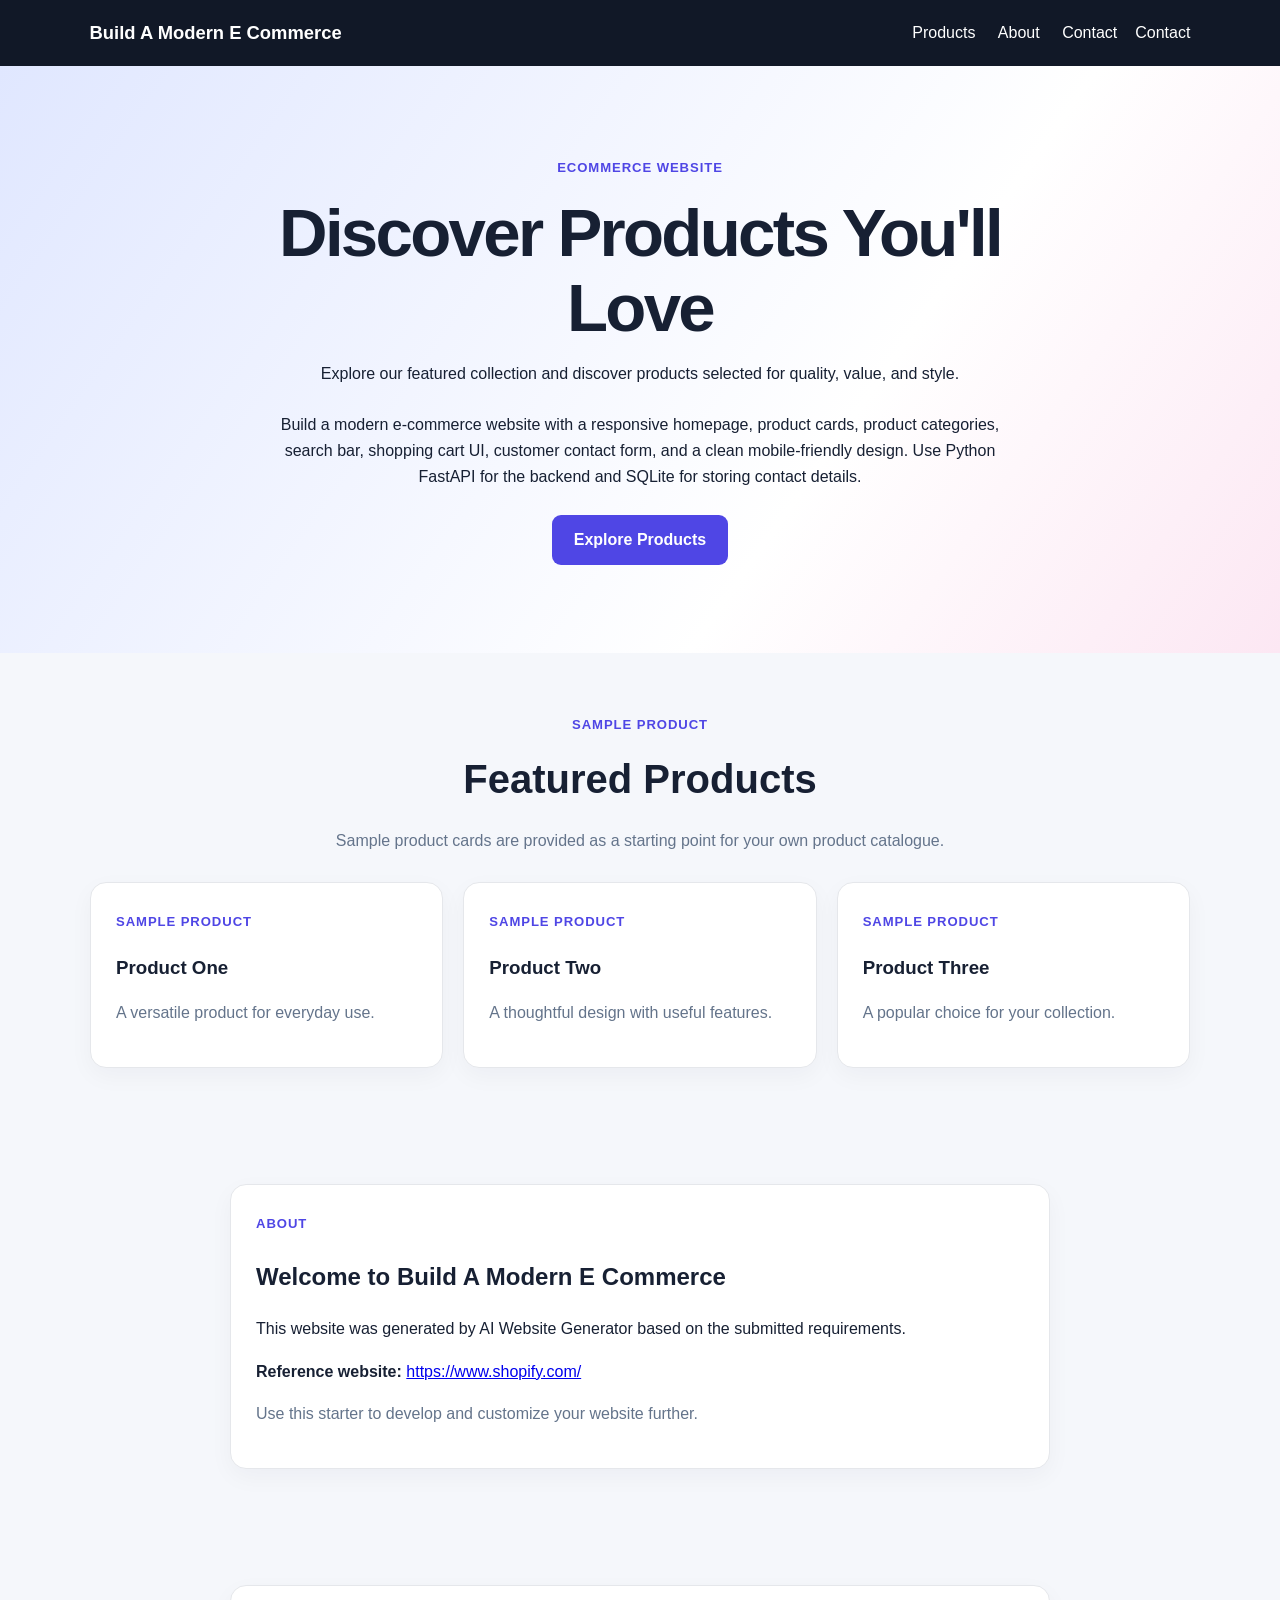
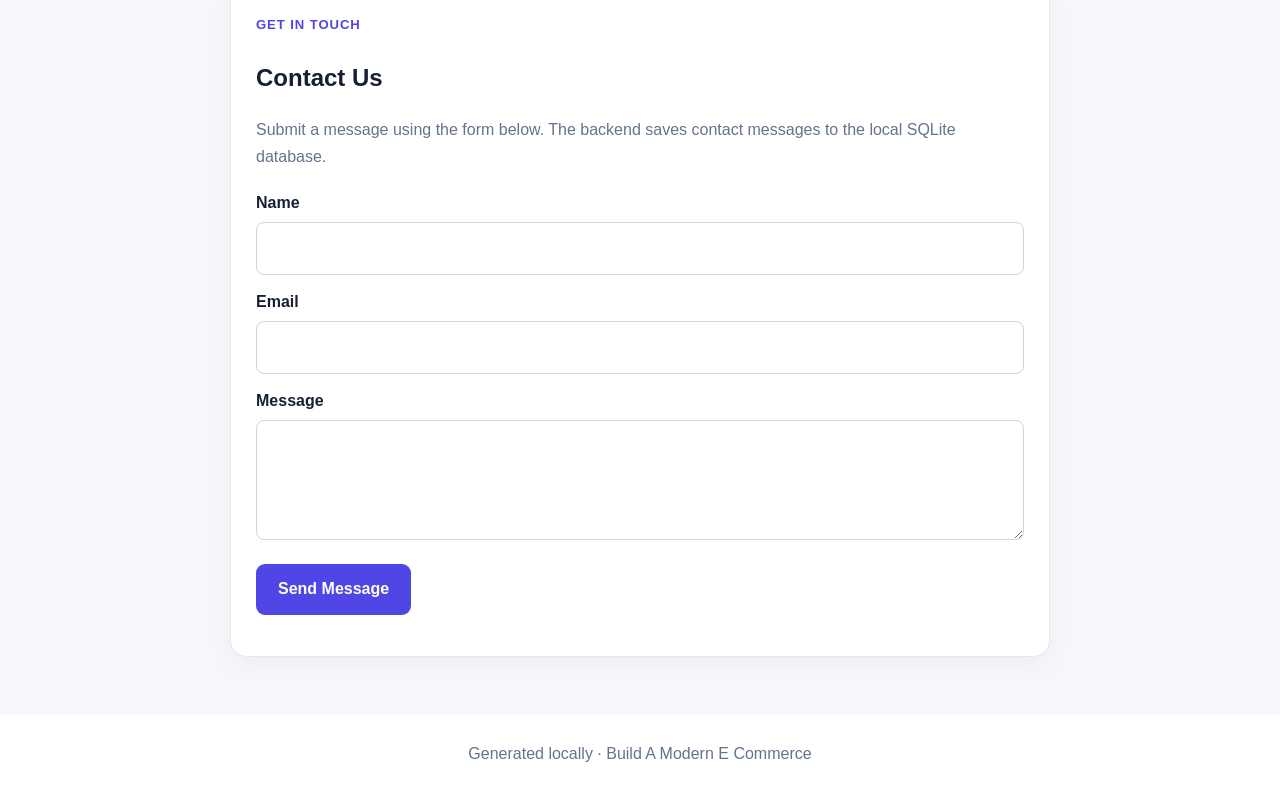
<file: AI-Website-Generator/generated_projects/build_a_modern_e_commerce/templates/index.html>
<!DOCTYPE html>
<html lang="en">
<head>
<meta charset="UTF-8">
<meta name="viewport" content="width=device-width, initial-scale=1">
<meta name="description" content="Build a modern e-commerce website with a responsive homepage, product cards, product categories, search bar, shopping cart UI, customer contact form, and a clean mobile-friendly design. Use Python FastAPI for the backend and SQLite for storing contac">
<title>Build A Modern E Commerce</title>
<style>
:root {
  color-scheme: light;
  --primary: #4f46e5;
  --dark: #111827;
  --text: #172033;
  --muted: #64748b;
  --surface: #ffffff;
  --border: #e5e7eb;
}
* { box-sizing: border-box; }
html { scroll-behavior: smooth; }
body {
  margin: 0;
  font-family: Inter, Arial, sans-serif;
  color: var(--text);
  background: #f5f7fb;
  line-height: 1.65;
}
header {
  background: var(--dark);
  color: white;
  padding: 18px 7%;
}
nav {
  display: flex;
  justify-content: space-between;
  align-items: center;
  gap: 18px;
  flex-wrap: wrap;
}
nav strong { font-size: 1.15rem; }
nav a {
  color: white;
  text-decoration: none;
  margin-left: 18px;
}
nav a:hover { text-decoration: underline; }
.hero {
  padding: 88px 7%;
  text-align: center;
  background: linear-gradient(125deg, #e0e7ff, #ffffff 65%, #fce7f3);
}
.hero-inner { max-width: 850px; margin: 0 auto; }
.eyebrow {
  display: inline-block;
  color: var(--primary);
  font-size: .82rem;
  font-weight: 700;
  letter-spacing: .07em;
  text-transform: uppercase;
}
.hero h1 {
  font-size: clamp(2.2rem, 6vw, 4.2rem);
  line-height: 1.12;
  letter-spacing: -.04em;
  margin: 14px 0;
}
.hero p { max-width: 720px; margin: 16px auto 24px; }
.button {
  display: inline-block;
  background: var(--primary);
  color: white;
  padding: 12px 22px;
  border: 0;
  border-radius: 9px;
  text-decoration: none;
  font: inherit;
  font-weight: 700;
  cursor: pointer;
}
.button:hover { filter: brightness(.92); }
section { padding: 58px 7%; scroll-margin-top: 20px; }
.section-heading {
  max-width: 760px;
  margin: 0 auto 28px;
  text-align: center;
}
.section-heading h2 { font-size: clamp(1.7rem, 4vw, 2.5rem); margin: 8px 0; }
.grid {
  display: grid;
  grid-template-columns: repeat(3, minmax(0, 1fr));
  gap: 20px;
  max-width: 1100px;
  margin: 0 auto;
}
.feature-card, .panel {
  background: var(--surface);
  border: 1px solid var(--border);
  border-radius: 16px;
  padding: 25px;
  box-shadow: 0 8px 25px rgba(15, 23, 42, .04);
}
.feature-card h3 { margin-bottom: 8px; }
.feature-card p, .muted { color: var(--muted); }
.panel { max-width: 820px; margin: 0 auto; }
.panel a { overflow-wrap: anywhere; }
form { margin-top: 20px; }
label { display: block; margin-top: 14px; font-weight: 700; }
input, textarea {
  width: 100%;
  padding: 12px;
  margin-top: 6px;
  border: 1px solid #cbd5e1;
  border-radius: 8px;
  font: inherit;
}
textarea { min-height: 120px; resize: vertical; }
#status { margin-top: 12px; }
footer {
  text-align: center;
  padding: 26px 7%;
  color: var(--muted);
  background: white;
}
@media (max-width: 760px) {
  .grid { grid-template-columns: 1fr; }
  .hero { padding-top: 62px; padding-bottom: 62px; }
  nav { align-items: flex-start; }
  nav div { display: flex; flex-wrap: wrap; gap: 12px; }
  nav a { margin-left: 0; }
}
</style>
</head>
<body>
<header>
  <nav aria-label="Main navigation">
    <strong>Build A Modern E Commerce</strong>
    <div><a href="#products">Products</a>
<a href="#about">About</a>
<a href="#contact">Contact</a><a href="#contact">Contact</a></div>
  </nav>
</header>

<main>
  <section class="hero">
    <div class="hero-inner">
      <span class="eyebrow">Ecommerce Website</span>
      <h1>Discover Products You&#x27;ll Love</h1>
      <p>Explore our featured collection and discover products selected for quality, value, and style.</p>
      <p>Build a modern e-commerce website with a responsive homepage, product cards, product categories, search bar, shopping cart UI, customer contact form, and a clean mobile-friendly design. Use Python FastAPI for the backend and SQLite for storing contact details.</p>
      <a class="button" href="#products">
        Explore Products
      </a>
    </div>
  </section>

  <section id="products">
    <div class="section-heading">
      <span class="eyebrow">Sample product</span>
      <h2>Featured Products</h2>
      <p class="muted">Sample product cards are provided as a starting point for your own product catalogue.</p>
    </div>
    <div class="grid">
      
        <article class="feature-card">
          <span class="eyebrow">Sample product</span>
          <h3>Product One</h3>
          <p>A versatile product for everyday use.</p>
        </article>
        

        <article class="feature-card">
          <span class="eyebrow">Sample product</span>
          <h3>Product Two</h3>
          <p>A thoughtful design with useful features.</p>
        </article>
        

        <article class="feature-card">
          <span class="eyebrow">Sample product</span>
          <h3>Product Three</h3>
          <p>A popular choice for your collection.</p>
        </article>
        
    </div>
  </section>

  <section id="about">
    <div class="panel">
      <span class="eyebrow">About</span>
      <h2>Welcome to Build A Modern E Commerce</h2>
      <p>This website was generated by AI Website Generator based on
      the submitted requirements.</p>
      <p><strong>Reference website:</strong>
      <a href="https://www.shopify.com/" target="_blank"
         rel="noopener noreferrer">https://www.shopify.com/</a></p>
      <p class="muted">Use this starter to develop and customize your
      website further.</p>
    </div>
  </section>

  <section id="contact">
    <div class="panel">
      <span class="eyebrow">Get in touch</span>
      <h2>Contact Us</h2>
      <p class="muted">Submit a message using the form below. The
      backend saves contact messages to the local SQLite database.</p>
      <form id="contact-form">
        <label for="name">Name</label>
        <input id="name" name="name" maxlength="100" required>

        <label for="email">Email</label>
        <input id="email" name="email" type="email"
               maxlength="254" required>

        <label for="message">Message</label>
        <textarea id="message" name="message"
                  maxlength="5000" required></textarea>

        <p><button class="button" type="submit">Send Message</button></p>
        <p id="status" role="status" aria-live="polite"></p>
      </form>
    </div>
  </section>
</main>

<footer>Generated locally · Build A Modern E Commerce</footer>

<script>
document.getElementById("contact-form").addEventListener(
  "submit",
  async function(event) {
    event.preventDefault();

    const form = event.currentTarget;
    const status = document.getElementById("status");
    const button = form.querySelector('button[type="submit"]');

    status.textContent = "Sending...";
    button.disabled = true;

    try {
      const response = await fetch("/api/contact", {
        method: "POST",
        body: new FormData(form)
      });

      const data = await response.json();

      if (!response.ok) {
        const detail = Array.isArray(data.detail)
          ? data.detail.map(item => item.msg).join(", ")
          : data.detail;
        throw new Error(detail || "Request failed");
      }

      status.textContent = "Message saved successfully.";
      form.reset();
    } catch (error) {
      status.textContent = "Could not send message: " + error.message;
    } finally {
      button.disabled = false;
    }
  }
);
</script>
</body>
</html>
</file>
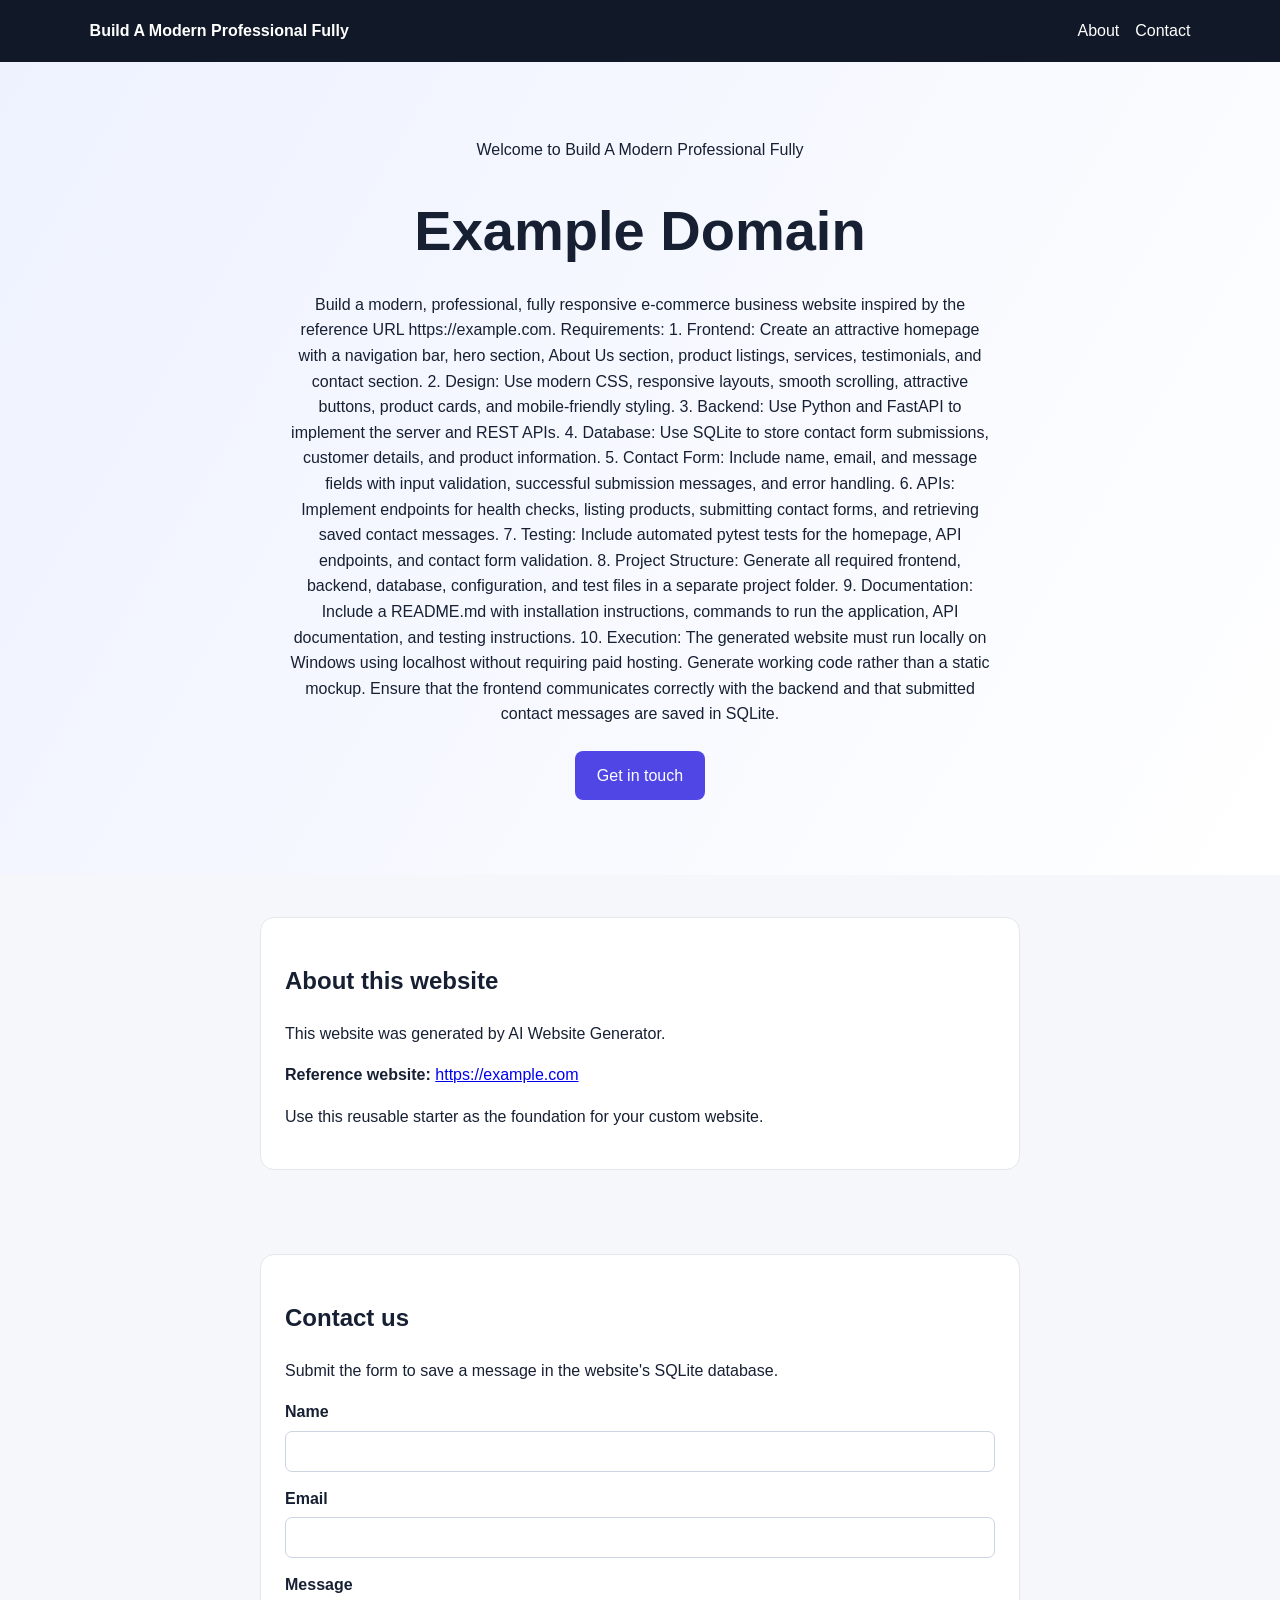
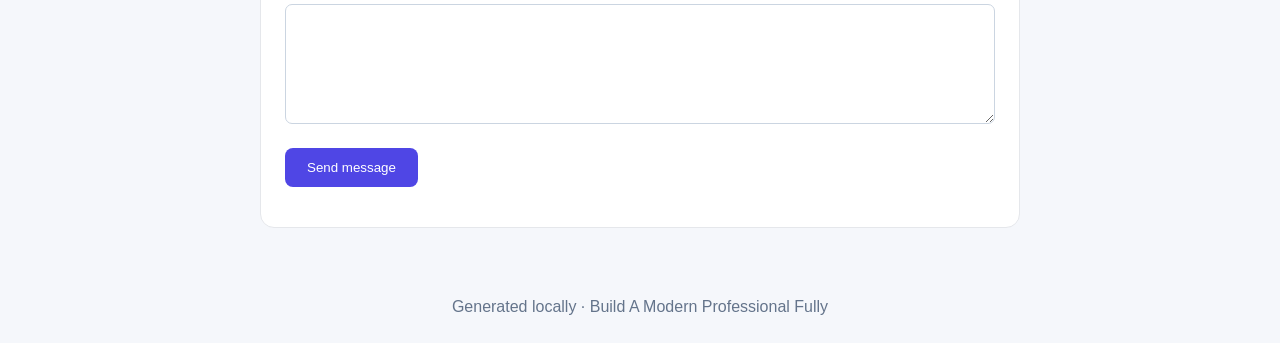
<file: AI-Website-Generator/generated_projects/build_a_modern_professional_fully/templates/index.html>
<!DOCTYPE html>
<html lang="en">
<head>
<meta charset="UTF-8">
<meta name="viewport" content="width=device-width, initial-scale=1">
<title>Build A Modern Professional Fully</title>
<style>
:root { color-scheme: light; --primary: #4f46e5; }
* { box-sizing: border-box; }
body { margin: 0; font-family: Arial, sans-serif; color: #172033;
       background: #f5f7fb; line-height: 1.6; }
header { background: #111827; color: white; padding: 18px 7%; }
nav { display: flex; justify-content: space-between; align-items: center;
       gap: 20px; flex-wrap: wrap; }
nav a { color: white; text-decoration: none; margin-left: 16px; }
.hero { padding: 75px 7%; background: linear-gradient(120deg,#eef2ff,#fff);
         text-align: center; }
.hero h1 { font-size: clamp(2rem,5vw,3.5rem); margin: 0 0 16px; }
.hero p { max-width: 700px; margin: 0 auto 24px; }
.button { display: inline-block; background: var(--primary); color: white;
          padding: 12px 22px; border: 0; border-radius: 8px;
          text-decoration: none; cursor: pointer; }
section { padding: 42px 7%; }
.card { background: white; border: 1px solid #e5e7eb; border-radius: 14px;
         padding: 24px; max-width: 760px; margin: 0 auto; }
label { display: block; margin-top: 14px; font-weight: bold; }
input, textarea { width: 100%; padding: 12px; margin-top: 6px;
                   border: 1px solid #cbd5e1; border-radius: 7px; }
textarea { min-height: 120px; resize: vertical; }
footer { text-align: center; padding: 24px; color: #64748b; }
#status { margin-top: 12px; }
</style>
</head>
<body>
<header>
<nav>
<strong>Build A Modern Professional Fully</strong>
<div><a href="#about">About</a><a href="#contact">Contact</a></div>
</nav>
</header>
<main>
<section class="hero">
<p>Welcome to Build A Modern Professional Fully</p>
<h1>Example Domain</h1>
<p>Build a modern, professional, fully responsive e-commerce business website inspired by the reference URL https://example.com.

Requirements:

1. Frontend: Create an attractive homepage with a navigation bar, hero section, About Us section, product listings, services, testimonials, and contact section.
2. Design: Use modern CSS, responsive layouts, smooth scrolling, attractive buttons, product cards, and mobile-friendly styling.
3. Backend: Use Python and FastAPI to implement the server and REST APIs.
4. Database: Use SQLite to store contact form submissions, customer details, and product information.
5. Contact Form: Include name, email, and message fields with input validation, successful submission messages, and error handling.
6. APIs: Implement endpoints for health checks, listing products, submitting contact forms, and retrieving saved contact messages.
7. Testing: Include automated pytest tests for the homepage, API endpoints, and contact form validation.
8. Project Structure: Generate all required frontend, backend, database, configuration, and test files in a separate project folder.
9. Documentation: Include a README.md with installation instructions, commands to run the application, API documentation, and testing instructions.
10. Execution: The generated website must run locally on Windows using localhost without requiring paid hosting.

Generate working code rather than a static mockup. Ensure that the frontend communicates correctly with the backend and that submitted contact messages are saved in SQLite.</p>
<a class="button" href="#contact">Get in touch</a>
</section>
<section id="about">
<div class="card">
<h2>About this website</h2>
<p>This website was generated by AI Website Generator.</p>
<p><strong>Reference website:</strong>
<a href="https://example.com" target="_blank" rel="noopener noreferrer">
https://example.com</a></p>
<p>Use this reusable starter as the foundation for your custom website.</p>
</div>
</section>
<section id="contact">
<div class="card">
<h2>Contact us</h2>
<p>Submit the form to save a message in the website's SQLite database.</p>
<form id="contact-form">
<label for="name">Name</label>
<input id="name" name="name" maxlength="100" required>
<label for="email">Email</label>
<input id="email" name="email" type="email" maxlength="254" required>
<label for="message">Message</label>
<textarea id="message" name="message" maxlength="5000" required></textarea>
<p><button class="button" type="submit">Send message</button></p>
<p id="status" role="status" aria-live="polite"></p>
</form>
</div>
</section>
</main>
<footer>Generated locally · Build A Modern Professional Fully</footer>
<script>
document.getElementById("contact-form").addEventListener("submit",
async function(event) {
  event.preventDefault();
  const status = document.getElementById("status");
  status.textContent = "Sending...";
  try {
    const response = await fetch("/api/contact", {
      method: "POST",
      body: new FormData(event.currentTarget)
    });
    const data = await response.json();
    if (!response.ok) throw new Error(data.detail || "Request failed");
    status.textContent = "Message saved successfully.";
    event.currentTarget.reset();
  } catch (error) {
    status.textContent = "Could not send message: " + error.message;
  }
});
</script>
</body>
</html>
</file>
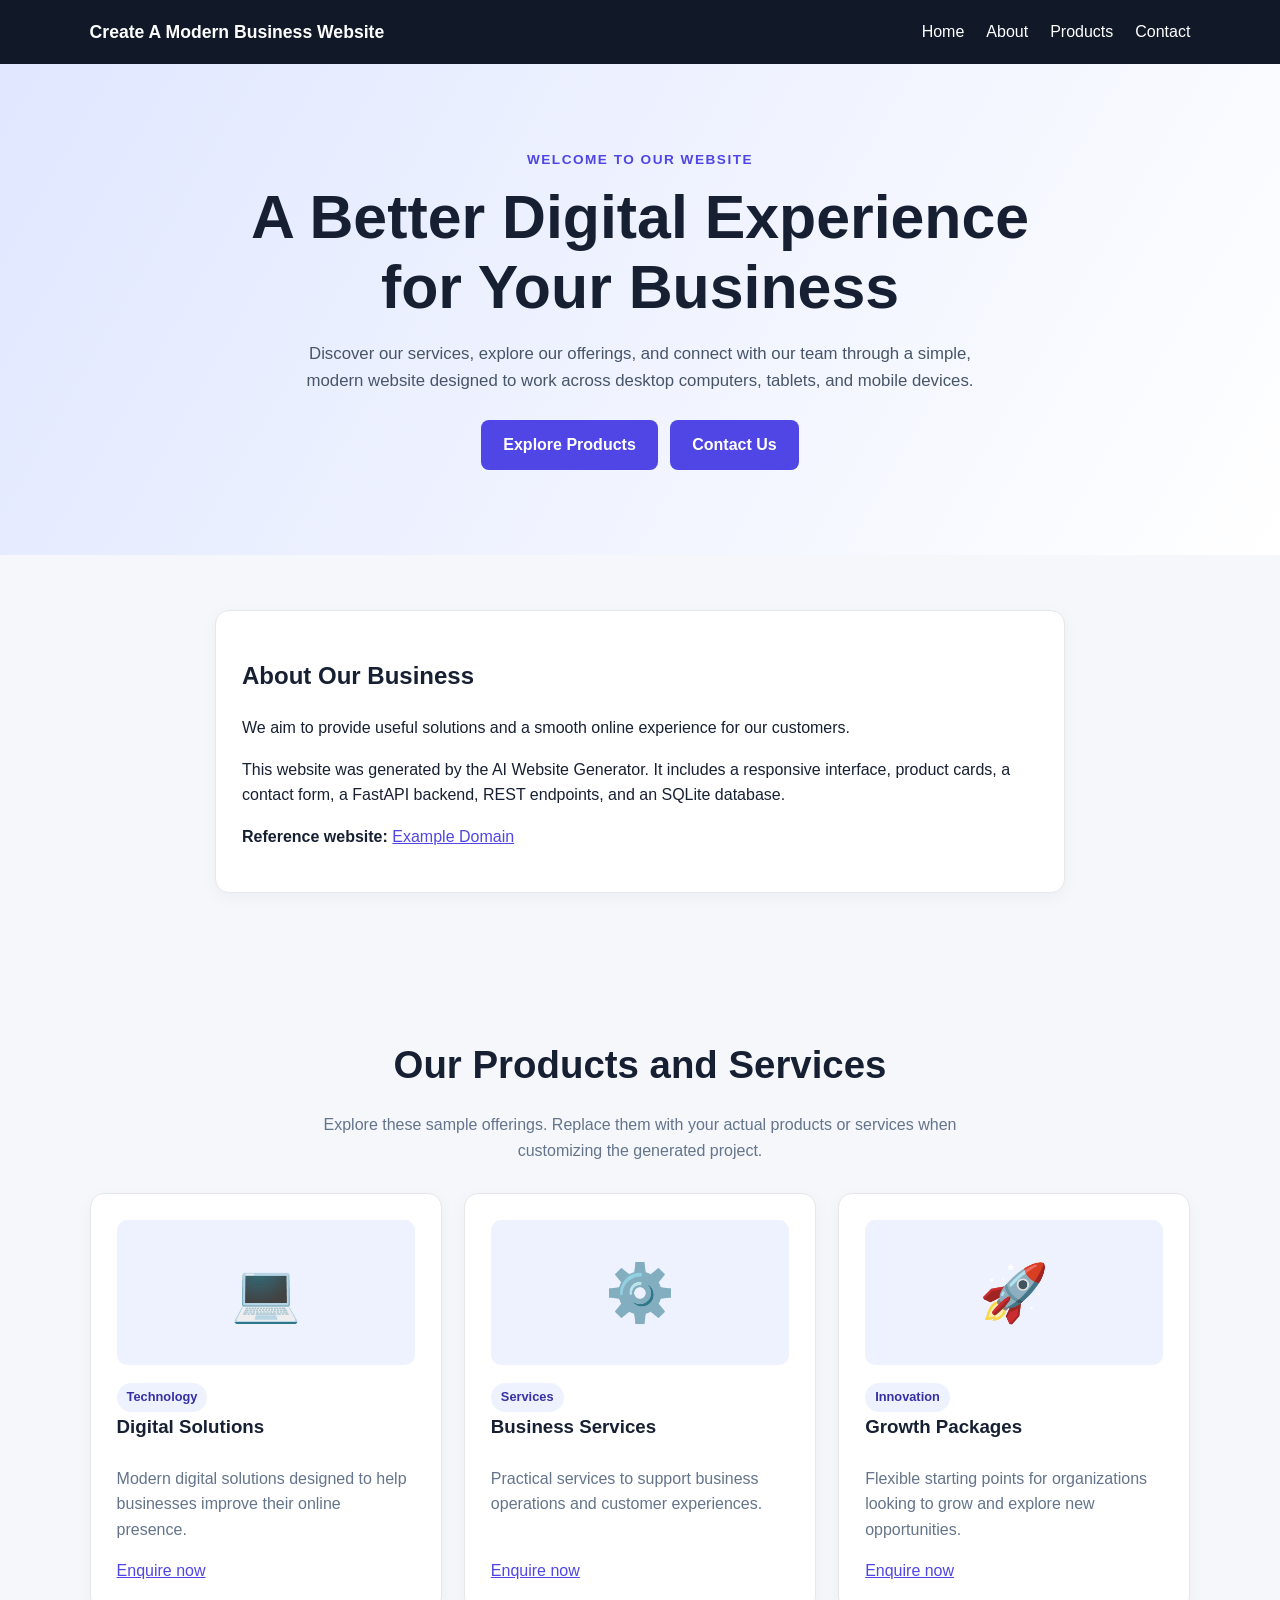
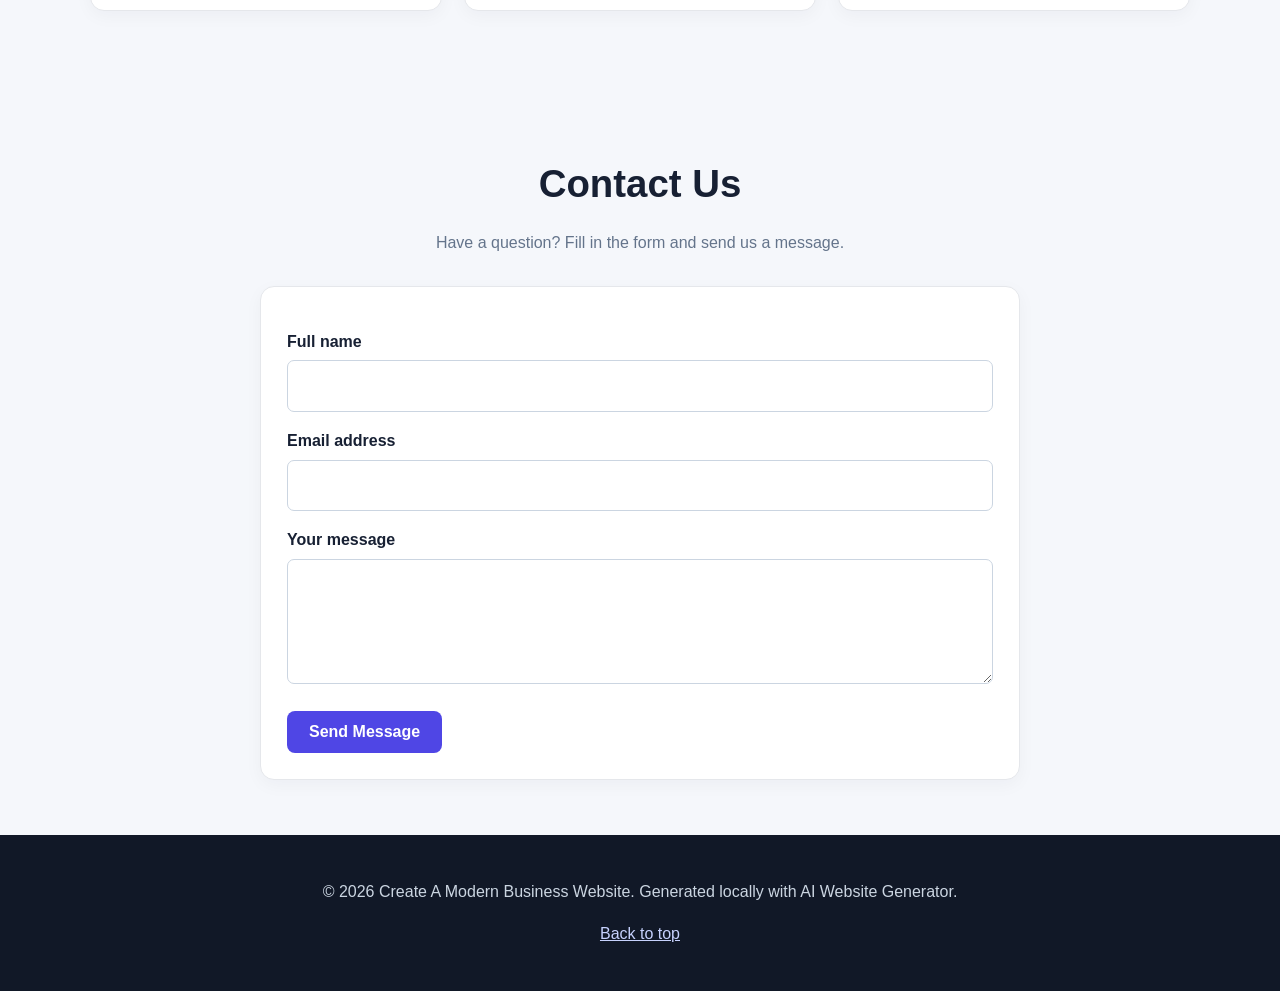
<file: AI-Website-Generator/generated_projects/create_a_modern_business_website/templates/index.html>
<!DOCTYPE html>
<html lang="en">

<head>
  <meta charset="UTF-8">
  <meta name="viewport" content="width=device-width, initial-scale=1">

  <title>Create A Modern Business Website</title>

  <meta name="description"
    content="A modern, responsive business website with product listings and a working contact form.">

  <style>
    :root {
      color-scheme: light;
      --primary: #4f46e5;
      --primary-dark: #3730a3;
      --dark: #111827;
      --text: #172033;
      --muted: #64748b;
      --background: #f5f7fb;
      --border: #e5e7eb;
      --white: #ffffff;
    }

    * {
      box-sizing: border-box;
    }

    html {
      scroll-behavior: smooth;
    }

    body {
      margin: 0;
      font-family: Arial, Helvetica, sans-serif;
      color: var(--text);
      background: var(--background);
      line-height: 1.6;
    }

    a {
      color: var(--primary);
    }

    header {
      background: var(--dark);
      color: var(--white);
      padding: 18px 7%;
    }

    nav {
      display: flex;
      justify-content: space-between;
      align-items: center;
      gap: 20px;
      flex-wrap: wrap;
    }

    .brand {
      color: var(--white);
      font-size: 1.1rem;
      font-weight: bold;
      text-decoration: none;
    }

    nav .nav-links {
      display: flex;
      flex-wrap: wrap;
      gap: 22px;
    }

    nav .nav-links a {
      color: var(--white);
      text-decoration: none;
    }

    nav .nav-links a:hover {
      color: #c7d2fe;
    }

    .hero {
      padding: 85px 7%;
      background: linear-gradient(120deg, #e0e7ff, #ffffff);
      text-align: center;
    }

    .eyebrow {
      color: var(--primary);
      font-weight: bold;
      text-transform: uppercase;
      letter-spacing: 1.5px;
      font-size: 0.85rem;
    }

    .hero h1 {
      max-width: 850px;
      margin: 12px auto;
      font-size: clamp(2.2rem, 5vw, 3.8rem);
      line-height: 1.15;
    }

    .hero p {
      max-width: 720px;
      margin: 18px auto 26px;
      color: #475569;
      font-size: 1.05rem;
    }

    .button {
      display: inline-block;
      background: var(--primary);
      color: var(--white);
      padding: 12px 22px;
      border: 0;
      border-radius: 8px;
      text-decoration: none;
      font-size: 1rem;
      font-weight: bold;
      cursor: pointer;
      transition: background 0.2s ease;
    }

    .button:hover {
      background: var(--primary-dark);
    }

    .button:focus-visible,
    input:focus-visible,
    textarea:focus-visible,
    a:focus-visible {
      outline: 3px solid #a5b4fc;
      outline-offset: 3px;
    }

    .button:disabled {
      opacity: 0.65;
      cursor: wait;
    }

    section {
      padding: 55px 7%;
    }

    .section-heading {
      text-align: center;
      margin: 0 auto 30px;
      max-width: 700px;
    }

    .section-heading h2 {
      font-size: clamp(1.7rem, 4vw, 2.4rem);
      margin-bottom: 8px;
    }

    .section-heading p {
      color: var(--muted);
    }

    .card {
      background: var(--white);
      border: 1px solid var(--border);
      border-radius: 14px;
      padding: 26px;
      box-shadow: 0 5px 18px rgba(15, 23, 42, 0.04);
    }

    .about-card {
      max-width: 850px;
      margin: 0 auto;
    }

    .products {
      display: grid;
      grid-template-columns: repeat(3, minmax(0, 1fr));
      gap: 22px;
      max-width: 1150px;
      margin: 0 auto;
    }

    .product-card {
      display: flex;
      flex-direction: column;
    }

    .product-icon {
      display: grid;
      place-items: center;
      min-height: 145px;
      background: #eef2ff;
      border-radius: 10px;
      font-size: 3.5rem;
      margin-bottom: 18px;
    }

    .product-card h3 {
      margin: 0 0 8px;
    }

    .product-card p {
      color: var(--muted);
      flex: 1;
    }

    .product-tag {
      display: inline-block;
      align-self: flex-start;
      padding: 4px 10px;
      border-radius: 20px;
      background: #eef2ff;
      color: var(--primary-dark);
      font-size: 0.8rem;
      font-weight: bold;
    }

    .contact-card {
      max-width: 760px;
      margin: 0 auto;
    }

    label {
      display: block;
      margin-top: 16px;
      font-weight: bold;
    }

    input,
    textarea {
      width: 100%;
      padding: 12px;
      margin-top: 6px;
      border: 1px solid #cbd5e1;
      border-radius: 7px;
      background: var(--white);
      font: inherit;
    }

    textarea {
      min-height: 125px;
      resize: vertical;
    }

    .submit-row {
      margin: 20px 0 0;
    }

    #status {
      display: none;
      margin-top: 16px;
      padding: 12px;
      border-radius: 8px;
      overflow-wrap: anywhere;
    }

    #status.visible {
      display: block;
    }

    #status.success {
      color: #166534;
      background: #dcfce7;
    }

    #status.error {
      color: #991b1b;
      background: #fee2e2;
    }

    footer {
      text-align: center;
      padding: 28px 7%;
      background: var(--dark);
      color: #cbd5e1;
    }

    footer a {
      color: #c7d2fe;
    }

    @media (max-width: 800px) {
      .products {
        grid-template-columns: repeat(2, minmax(0, 1fr));
      }
    }

    @media (max-width: 560px) {

      header,
      section,
      .hero {
        padding-left: 5%;
        padding-right: 5%;
      }

      nav {
        align-items: flex-start;
        flex-direction: column;
      }

      nav .nav-links {
        gap: 16px;
      }

      .products {
        grid-template-columns: 1fr;
      }

      .card {
        padding: 20px;
      }
    }
  </style>
</head>

<body>

  <header>
    <nav aria-label="Main navigation">
      <a class="brand" href="#home">
        Create A Modern Business Website
      </a>

      <div class="nav-links">
        <a href="#home">Home</a>
        <a href="#about">About</a>
        <a href="#products">Products</a>
        <a href="#contact">Contact</a>
      </div>
    </nav>
  </header>

  <main>
    <section class="hero" id="home">
      <div class="eyebrow">Welcome to our website</div>

      <h1>A Better Digital Experience for Your Business</h1>

      <p>
        Discover our services, explore our offerings, and connect
        with our team through a simple, modern website designed
        to work across desktop computers, tablets, and mobile devices.
      </p>

      <a class="button" href="#products">Explore Products</a>
      <a class="button" href="#contact" style="margin-left: 8px;">Contact Us</a>
    </section>

    <section id="about">
      <div class="card about-card">
        <h2>About Our Business</h2>

        <p>
          We aim to provide useful solutions and a smooth
          online experience for our customers.
        </p>

        <p>
          This website was generated by the AI Website Generator.
          It includes a responsive interface, product cards,
          a contact form, a FastAPI backend, REST endpoints,
          and an SQLite database.
        </p>

        <p>
          <strong>Reference website:</strong>
          <a href="https://example.com" target="_blank" rel="noopener noreferrer">Example Domain</a>
        </p>
      </div>
    </section>

    <section id="products">
      <div class="section-heading">
        <h2>Our Products and Services</h2>
        <p>
          Explore these sample offerings. Replace them with
          your actual products or services when customizing
          the generated project.
        </p>
      </div>

      <div class="products">
        <article class="card product-card">
          <div class="product-icon" aria-hidden="true">💻</div>
          <span class="product-tag">Technology</span>
          <h3>Digital Solutions</h3>
          <p>
            Modern digital solutions designed to help
            businesses improve their online presence.
          </p>
          <a href="#contact">Enquire now</a>
        </article>

        <article class="card product-card">
          <div class="product-icon" aria-hidden="true">⚙️</div>
          <span class="product-tag">Services</span>
          <h3>Business Services</h3>
          <p>
            Practical services to support business
            operations and customer experiences.
          </p>
          <a href="#contact">Enquire now</a>
        </article>

        <article class="card product-card">
          <div class="product-icon" aria-hidden="true">🚀</div>
          <span class="product-tag">Innovation</span>
          <h3>Growth Packages</h3>
          <p>
            Flexible starting points for organizations
            looking to grow and explore new opportunities.
          </p>
          <a href="#contact">Enquire now</a>
        </article>
      </div>
    </section>

    <section id="contact">
      <div class="section-heading">
        <h2>Contact Us</h2>
        <p>
          Have a question? Fill in the form and send us a message.
        </p>
      </div>

      <div class="card contact-card">
        <form id="contact-form">
          <label for="name">Full name</label>
          <input id="name" name="name" type="text" maxlength="100" autocomplete="name" required>

          <label for="email">Email address</label>
          <input id="email" name="email" type="email" maxlength="254" autocomplete="email" required>

          <label for="message">Your message</label>
          <textarea id="message" name="message" maxlength="5000" required></textarea>

          <p class="submit-row">
            <button class="button" type="submit" id="sendButton">
              Send Message
            </button>
          </p>

          <p id="status" role="status" aria-live="polite"></p>
        </form>
      </div>
    </section>
  </main>

  <footer>
    <p>
      &copy; 2026 Create A Modern Business Website.
      Generated locally with AI Website Generator.
    </p>
    <p>
      <a href="#home">Back to top</a>
    </p>
  </footer>

  <script>
    document.addEventListener("DOMContentLoaded", () => {
      const form = document.getElementById("contact-form");
      const status = document.getElementById("status");
      const sendButton = document.getElementById("sendButton");

      function showStatus(message, type) {
        status.textContent = message;
        status.className = "visible " + type;
      }

      form.addEventListener("submit", async (event) => {
        event.preventDefault();

        if (!form.reportValidity()) {
          return;
        }

        sendButton.disabled = true;
        sendButton.textContent = "Sending...";

        status.className = "";
        status.textContent = "";

        try {
          const formData = new FormData(form);

          const response = await fetch("/api/contact", {
            method: "POST",
            body: formData
          });



          const data = await response.json();

          if (!response.ok) {
            const detail = Array.isArray(data.detail)
              ? data.detail.map(item => item.msg).join(", ")
              : data.detail;

            throw new Error(
              detail || "Unable to send your message."
            );
          }

          showStatus(
            data.message || "Your message was sent successfully!",
            "success"
          );

          form.reset();

        } catch (error) {
          showStatus(
            "Could not send your message: " + error.message,
            "error"
          );

          console.error("Contact form error:", error);

        } finally {
          sendButton.disabled = false;
          sendButton.textContent = "Send Message";
        }
      });
    });
  </script>

</body>

</html>
</file>
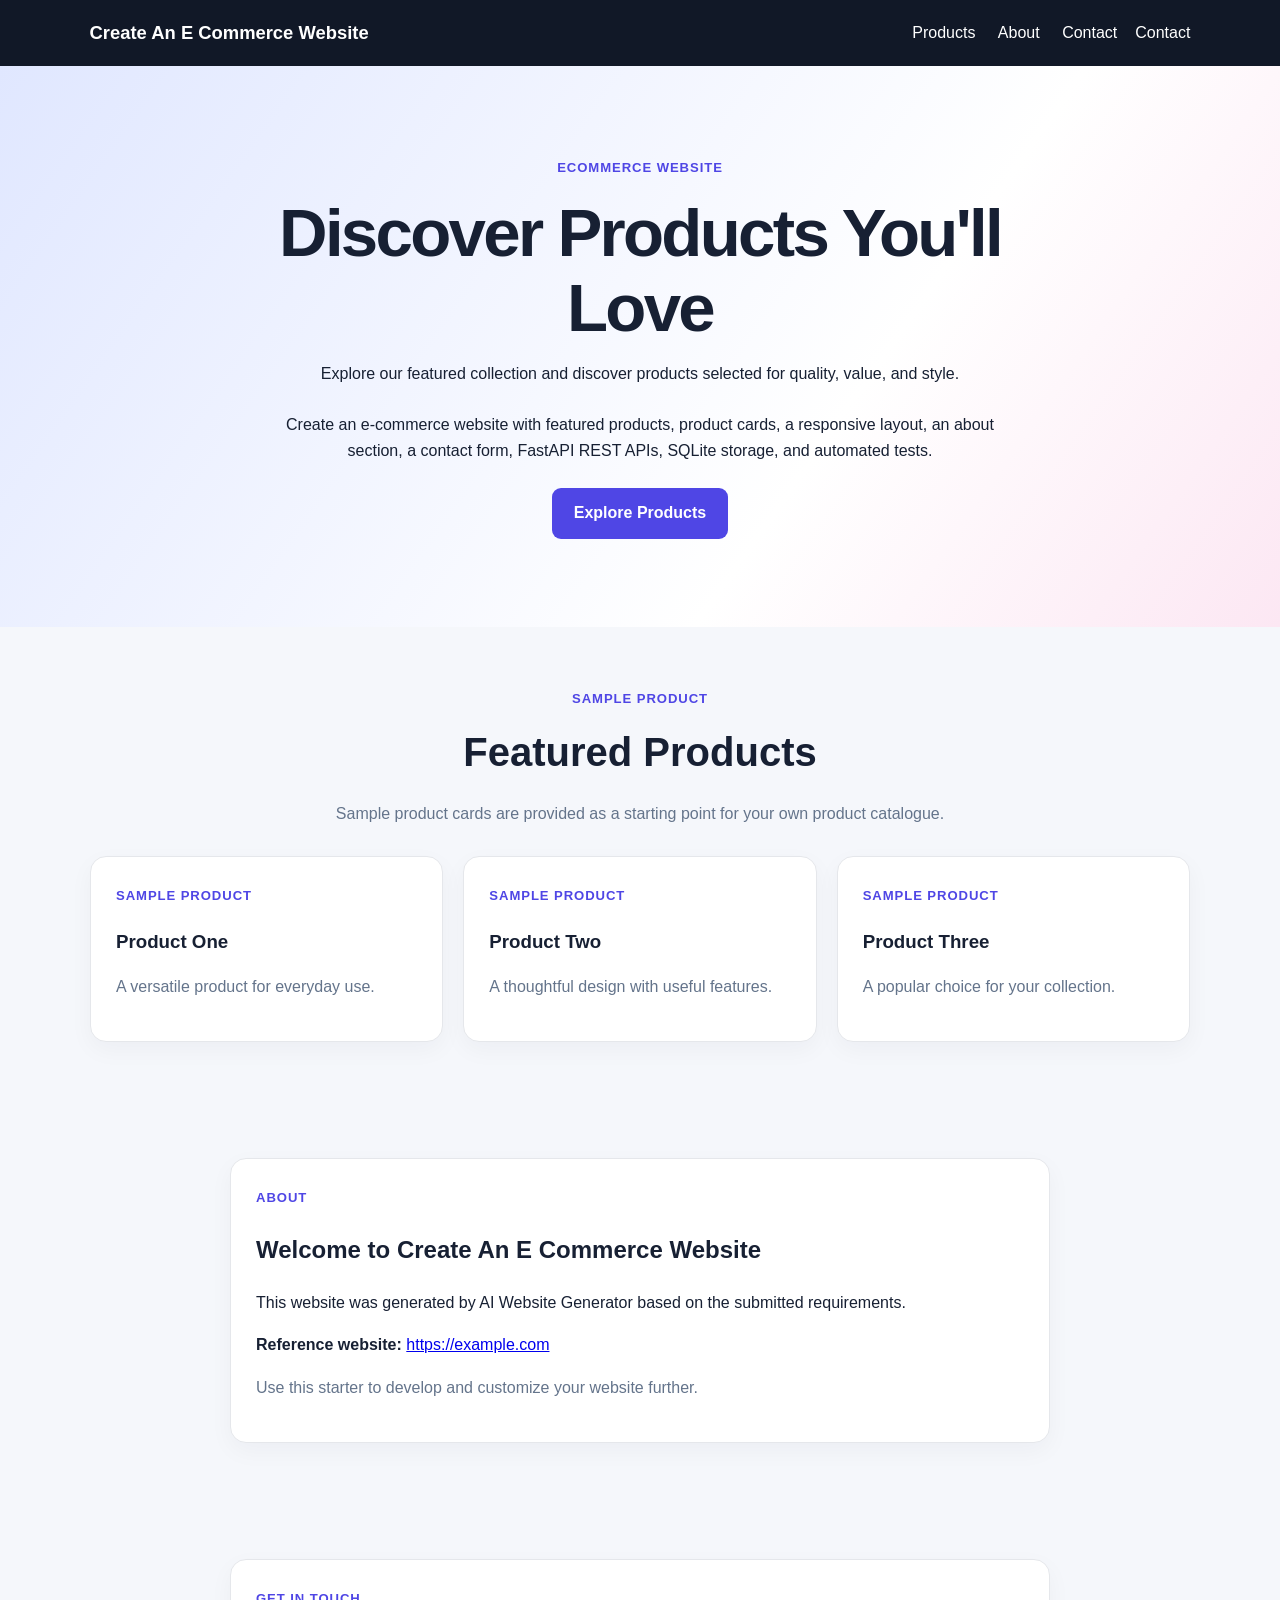
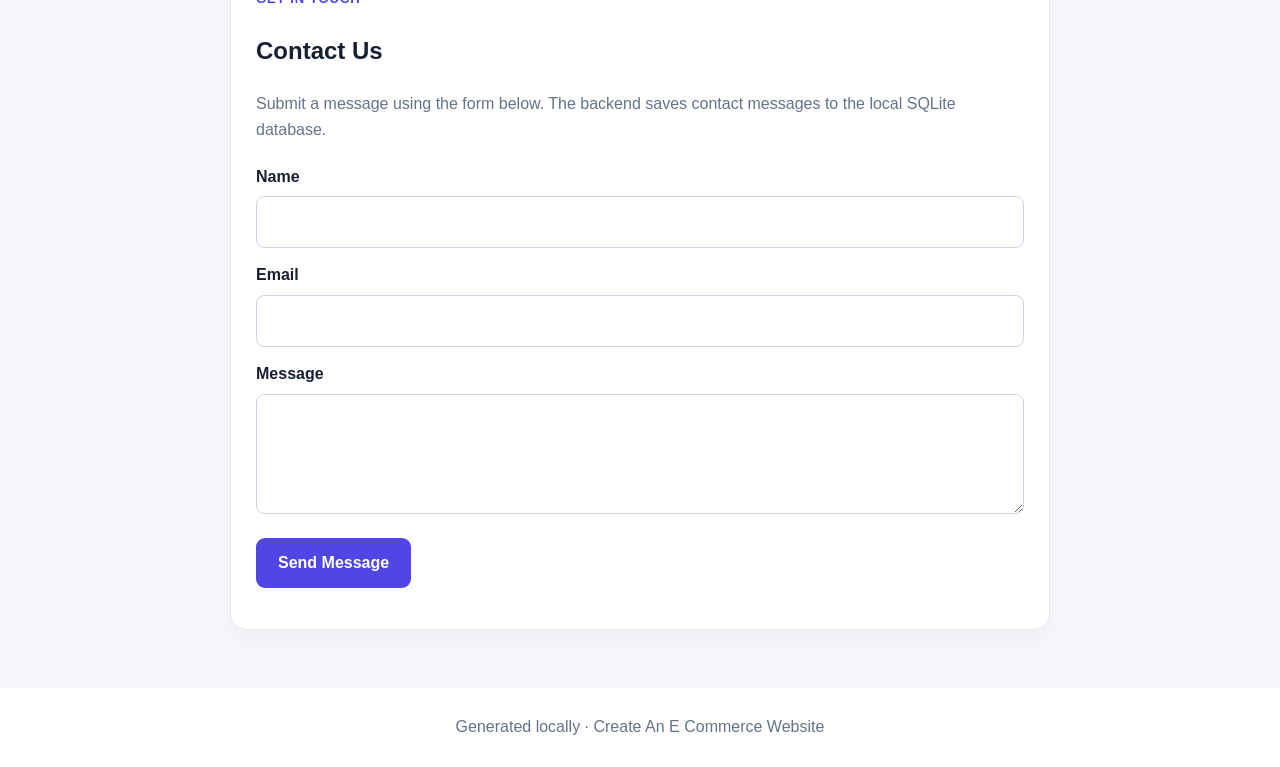
<file: AI-Website-Generator/generated_projects/create_an_e_commerce_website/templates/index.html>
<!DOCTYPE html>
<html lang="en">
<head>
<meta charset="UTF-8">
<meta name="viewport" content="width=device-width, initial-scale=1">
<meta name="description" content="Create an e-commerce website with featured products, product cards, a responsive layout, an about section, a contact form, FastAPI REST APIs, SQLite storage, and automated tests.">
<title>Create An E Commerce Website</title>
<style>
:root {
  color-scheme: light;
  --primary: #4f46e5;
  --dark: #111827;
  --text: #172033;
  --muted: #64748b;
  --surface: #ffffff;
  --border: #e5e7eb;
}
* { box-sizing: border-box; }
html { scroll-behavior: smooth; }
body {
  margin: 0;
  font-family: Inter, Arial, sans-serif;
  color: var(--text);
  background: #f5f7fb;
  line-height: 1.65;
}
header {
  background: var(--dark);
  color: white;
  padding: 18px 7%;
}
nav {
  display: flex;
  justify-content: space-between;
  align-items: center;
  gap: 18px;
  flex-wrap: wrap;
}
nav strong { font-size: 1.15rem; }
nav a {
  color: white;
  text-decoration: none;
  margin-left: 18px;
}
nav a:hover { text-decoration: underline; }
.hero {
  padding: 88px 7%;
  text-align: center;
  background: linear-gradient(125deg, #e0e7ff, #ffffff 65%, #fce7f3);
}
.hero-inner { max-width: 850px; margin: 0 auto; }
.eyebrow {
  display: inline-block;
  color: var(--primary);
  font-size: .82rem;
  font-weight: 700;
  letter-spacing: .07em;
  text-transform: uppercase;
}
.hero h1 {
  font-size: clamp(2.2rem, 6vw, 4.2rem);
  line-height: 1.12;
  letter-spacing: -.04em;
  margin: 14px 0;
}
.hero p { max-width: 720px; margin: 16px auto 24px; }
.button {
  display: inline-block;
  background: var(--primary);
  color: white;
  padding: 12px 22px;
  border: 0;
  border-radius: 9px;
  text-decoration: none;
  font: inherit;
  font-weight: 700;
  cursor: pointer;
}
.button:hover { filter: brightness(.92); }
section { padding: 58px 7%; scroll-margin-top: 20px; }
.section-heading {
  max-width: 760px;
  margin: 0 auto 28px;
  text-align: center;
}
.section-heading h2 { font-size: clamp(1.7rem, 4vw, 2.5rem); margin: 8px 0; }
.grid {
  display: grid;
  grid-template-columns: repeat(3, minmax(0, 1fr));
  gap: 20px;
  max-width: 1100px;
  margin: 0 auto;
}
.feature-card, .panel {
  background: var(--surface);
  border: 1px solid var(--border);
  border-radius: 16px;
  padding: 25px;
  box-shadow: 0 8px 25px rgba(15, 23, 42, .04);
}
.feature-card h3 { margin-bottom: 8px; }
.feature-card p, .muted { color: var(--muted); }
.panel { max-width: 820px; margin: 0 auto; }
.panel a { overflow-wrap: anywhere; }
form { margin-top: 20px; }
label { display: block; margin-top: 14px; font-weight: 700; }
input, textarea {
  width: 100%;
  padding: 12px;
  margin-top: 6px;
  border: 1px solid #cbd5e1;
  border-radius: 8px;
  font: inherit;
}
textarea { min-height: 120px; resize: vertical; }
#status { margin-top: 12px; }
footer {
  text-align: center;
  padding: 26px 7%;
  color: var(--muted);
  background: white;
}
@media (max-width: 760px) {
  .grid { grid-template-columns: 1fr; }
  .hero { padding-top: 62px; padding-bottom: 62px; }
  nav { align-items: flex-start; }
  nav div { display: flex; flex-wrap: wrap; gap: 12px; }
  nav a { margin-left: 0; }
}
</style>
</head>
<body>
<header>
  <nav aria-label="Main navigation">
    <strong>Create An E Commerce Website</strong>
    <div><a href="#products">Products</a>
<a href="#about">About</a>
<a href="#contact">Contact</a><a href="#contact">Contact</a></div>
  </nav>
</header>

<main>
  <section class="hero">
    <div class="hero-inner">
      <span class="eyebrow">Ecommerce Website</span>
      <h1>Discover Products You&#x27;ll Love</h1>
      <p>Explore our featured collection and discover products selected for quality, value, and style.</p>
      <p>Create an e-commerce website with featured products, product cards, a responsive layout, an about section, a contact form, FastAPI REST APIs, SQLite storage, and automated tests.</p>
      <a class="button" href="#products">
        Explore Products
      </a>
    </div>
  </section>

  <section id="products">
    <div class="section-heading">
      <span class="eyebrow">Sample product</span>
      <h2>Featured Products</h2>
      <p class="muted">Sample product cards are provided as a starting point for your own product catalogue.</p>
    </div>
    <div class="grid">
      
        <article class="feature-card">
          <span class="eyebrow">Sample product</span>
          <h3>Product One</h3>
          <p>A versatile product for everyday use.</p>
        </article>
        

        <article class="feature-card">
          <span class="eyebrow">Sample product</span>
          <h3>Product Two</h3>
          <p>A thoughtful design with useful features.</p>
        </article>
        

        <article class="feature-card">
          <span class="eyebrow">Sample product</span>
          <h3>Product Three</h3>
          <p>A popular choice for your collection.</p>
        </article>
        
    </div>
  </section>

  <section id="about">
    <div class="panel">
      <span class="eyebrow">About</span>
      <h2>Welcome to Create An E Commerce Website</h2>
      <p>This website was generated by AI Website Generator based on
      the submitted requirements.</p>
      <p><strong>Reference website:</strong>
      <a href="https://example.com" target="_blank"
         rel="noopener noreferrer">https://example.com</a></p>
      <p class="muted">Use this starter to develop and customize your
      website further.</p>
    </div>
  </section>

  <section id="contact">
    <div class="panel">
      <span class="eyebrow">Get in touch</span>
      <h2>Contact Us</h2>
      <p class="muted">Submit a message using the form below. The
      backend saves contact messages to the local SQLite database.</p>
      <form id="contact-form">
        <label for="name">Name</label>
        <input id="name" name="name" maxlength="100" required>

        <label for="email">Email</label>
        <input id="email" name="email" type="email"
               maxlength="254" required>

        <label for="message">Message</label>
        <textarea id="message" name="message"
                  maxlength="5000" required></textarea>

        <p><button class="button" type="submit">Send Message</button></p>
        <p id="status" role="status" aria-live="polite"></p>
      </form>
    </div>
  </section>
</main>

<footer>Generated locally · Create An E Commerce Website</footer>

<script>
document.getElementById("contact-form").addEventListener(
  "submit",
  async function(event) {
    event.preventDefault();

    const form = event.currentTarget;
    const status = document.getElementById("status");
    const button = form.querySelector('button[type="submit"]');

    status.textContent = "Sending...";
    button.disabled = true;

    try {
      const response = await fetch("/api/contact", {
        method: "POST",
        body: new FormData(form)
      });

      const data = await response.json();

      if (!response.ok) {
        const detail = Array.isArray(data.detail)
          ? data.detail.map(item => item.msg).join(", ")
          : data.detail;
        throw new Error(detail || "Request failed");
      }

      status.textContent = "Message saved successfully.";
      form.reset();
    } catch (error) {
      status.textContent = "Could not send message: " + error.message;
    } finally {
      button.disabled = false;
    }
  }
);
</script>
</body>
</html>
</file>
